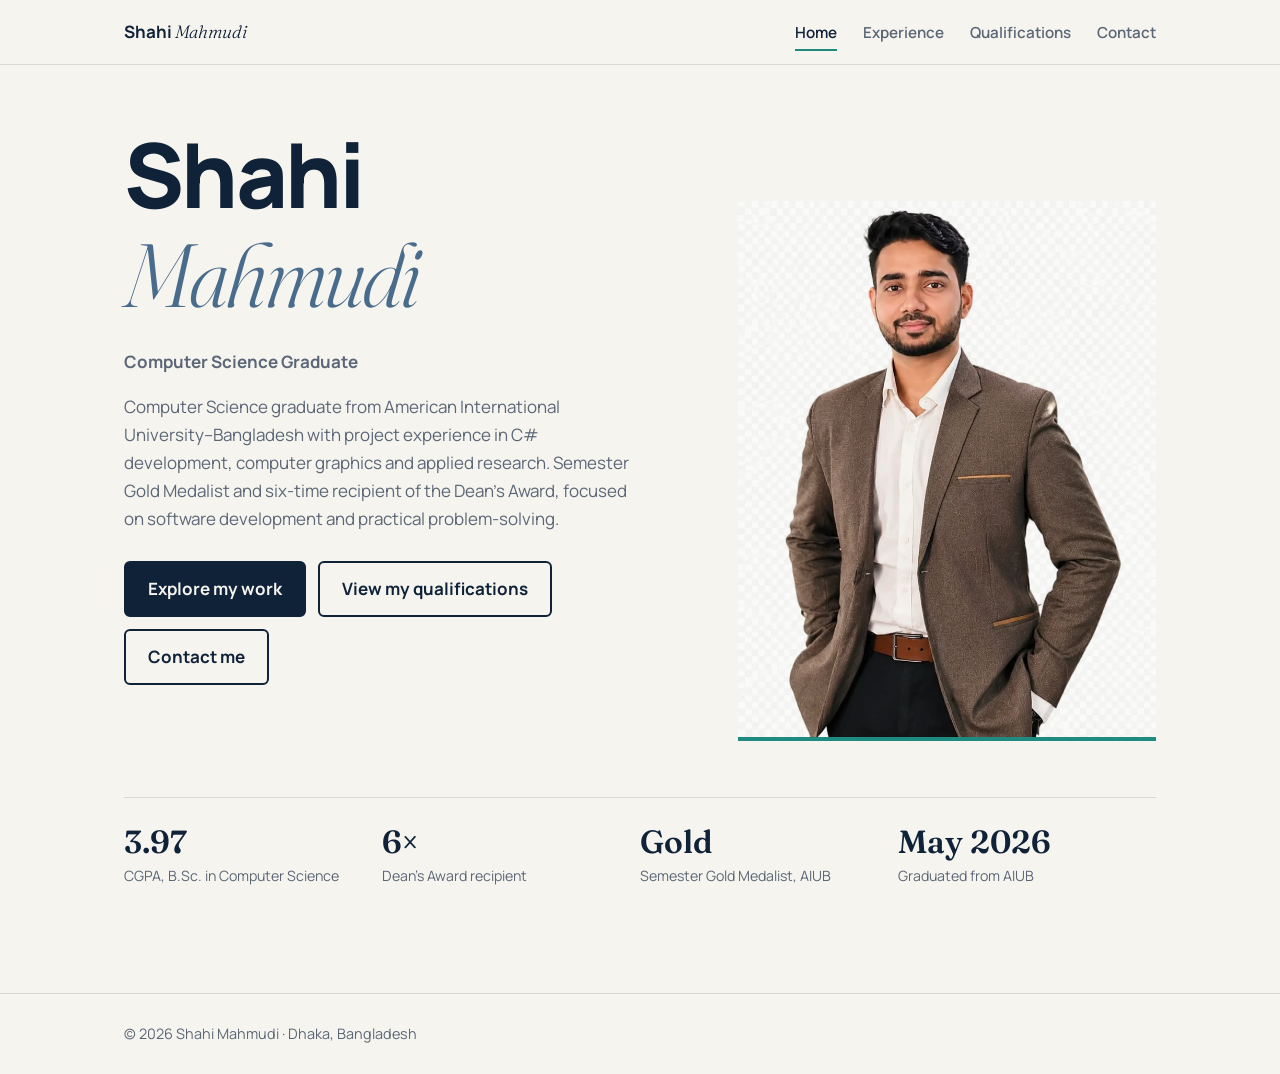
<file: index.html>
<!doctype html><html lang="en"><head><meta charset="utf-8"><meta name="viewport" content="width=device-width,initial-scale=1">
<title>Shahi Mahmudi | Computer Science Graduate</title><meta name="description" content="Portfolio of Shahi Mahmudi, a Computer Science graduate from AIUB with experience in C# development, computer graphics and applied research."><meta name="theme-color" content="#0f2238">
<meta property="og:title" content="Shahi Mahmudi | Computer Science Graduate"><meta property="og:description" content="Portfolio of Shahi Mahmudi, a Computer Science graduate from AIUB with experience in C# development, computer graphics and applied research."><meta property="og:image" content="img/shahi.webp">
<link rel="icon" href="data:image/svg+xml,%3Csvg xmlns='http://www.w3.org/2000/svg' viewBox='0 0 32 32'%3E%3Crect width='32' height='32' rx='6' fill='%230f2238'/%3E%3Ctext x='16' y='23' font-size='20' font-weight='800' text-anchor='middle' fill='%23fff' font-family='sans-serif'%3ES%3C/text%3E%3C/svg%3E">
<link rel="preconnect" href="https://fonts.googleapis.com"><link rel="preconnect" href="https://fonts.gstatic.com" crossorigin>
<link href="https://fonts.googleapis.com/css2?family=Fraunces:ital,wght@0,300;0,600;1,300&family=Manrope:wght@400;600;700;800&display=swap" rel="stylesheet">
<link rel="stylesheet" href="style.css"></head><body>
<header><div class="w"><a class="logo" href="index.html"><b>Shahi</b> <span>Mahmudi</span></a><nav aria-label="Main"><a href="index.html" aria-current="page">Home</a><a href="experience.html">Experience</a><a href="qualifications.html">Qualifications</a><a href="contact.html">Contact</a></nav></div></header><main>
<div class="w"><div class="hero"><div><h1><b>Shahi</b><span>Mahmudi</span></h1><p class="role">Computer Science Graduate</p>
<p>Computer Science graduate from American International University–Bangladesh with project experience in C# development, computer graphics and applied research. Semester Gold Medalist and six-time recipient of the Dean’s Award, focused on software development and practical problem-solving.</p>
<div class="btns"><a class="btn p" href="experience.html">Explore my work</a><a class="btn s" href="qualifications.html">View my qualifications</a><a class="btn s" href="contact.html">Contact me</a></div></div>
<div class="photo"><img src="img/shahi.webp" width="800" height="1025" alt="Portrait of Shahi Mahmudi in a brown blazer and white shirt"></div></div>
<div class="stats"><div><strong>3.97</strong><small>CGPA, B.Sc. in Computer Science</small></div><div><strong>6×</strong><small>Dean’s Award recipient</small></div><div><strong>Gold</strong><small>Semester Gold Medalist, AIUB</small></div><div><strong>May 2026</strong><small>Graduated from AIUB</small></div></div></div></main><footer><div class="w">© 2026 Shahi Mahmudi · Dhaka, Bangladesh</div></footer></body></html>
</file>
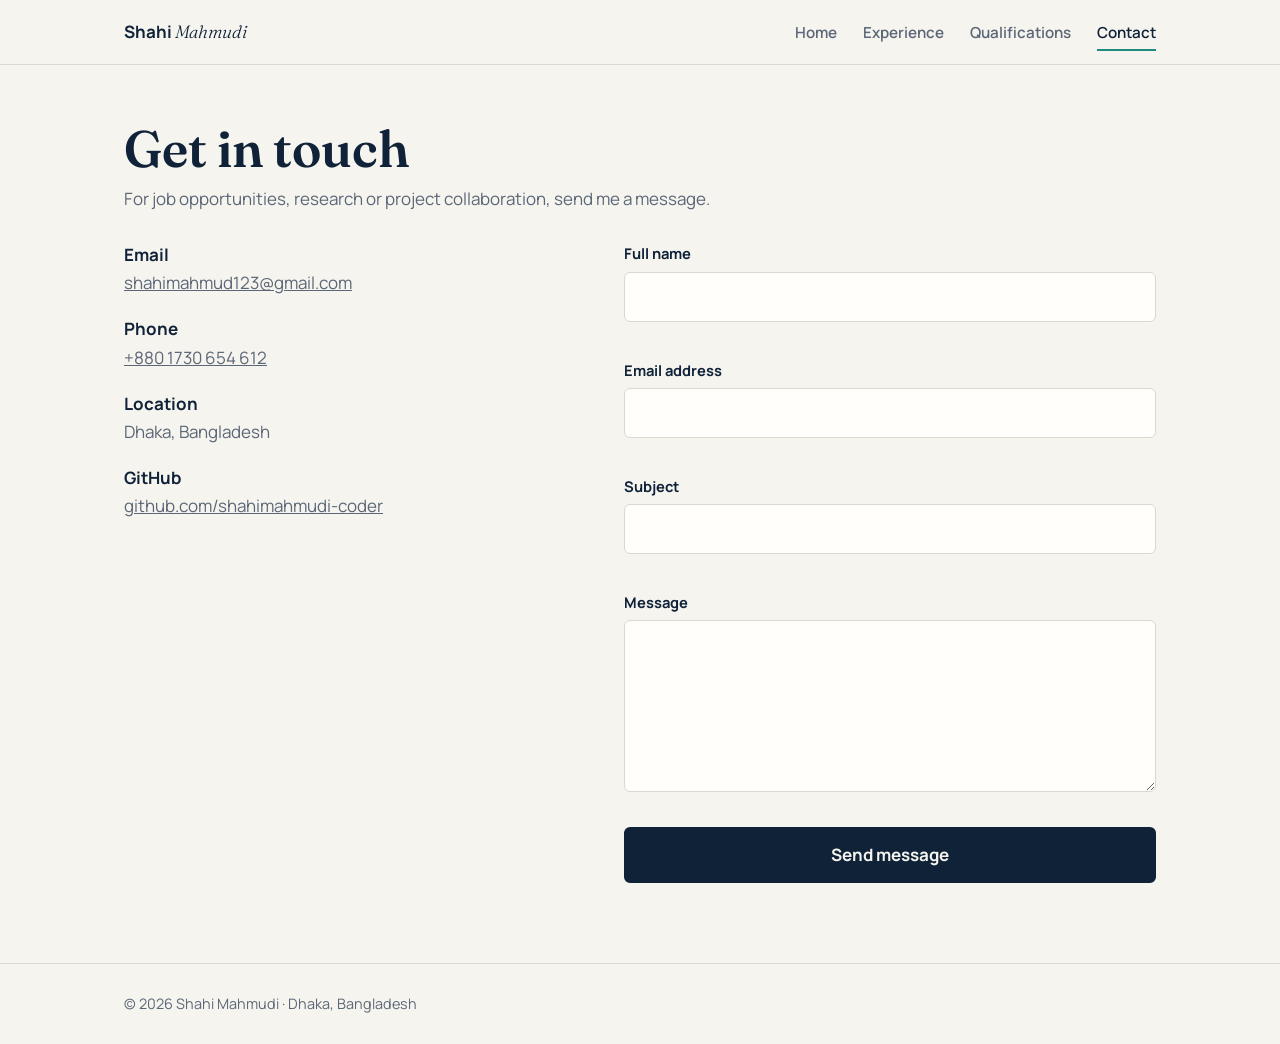
<file: contact.html>
<!doctype html><html lang="en"><head><meta charset="utf-8"><meta name="viewport" content="width=device-width,initial-scale=1">
<title>Contact | Shahi Mahmudi</title><meta name="description" content="Contact Shahi Mahmudi by email, phone or the contact form."><meta name="theme-color" content="#0f2238">
<meta property="og:title" content="Contact | Shahi Mahmudi"><meta property="og:description" content="Contact Shahi Mahmudi by email, phone or the contact form."><meta property="og:image" content="img/shahi.webp">
<link rel="icon" href="data:image/svg+xml,%3Csvg xmlns='http://www.w3.org/2000/svg' viewBox='0 0 32 32'%3E%3Crect width='32' height='32' rx='6' fill='%230f2238'/%3E%3Ctext x='16' y='23' font-size='20' font-weight='800' text-anchor='middle' fill='%23fff' font-family='sans-serif'%3ES%3C/text%3E%3C/svg%3E">
<link rel="preconnect" href="https://fonts.googleapis.com"><link rel="preconnect" href="https://fonts.gstatic.com" crossorigin>
<link href="https://fonts.googleapis.com/css2?family=Fraunces:ital,wght@0,300;0,600;1,300&family=Manrope:wght@400;600;700;800&display=swap" rel="stylesheet">
<link rel="stylesheet" href="style.css"></head><body>
<header><div class="w"><a class="logo" href="index.html"><b>Shahi</b> <span>Mahmudi</span></a><nav aria-label="Main"><a href="index.html">Home</a><a href="experience.html">Experience</a><a href="qualifications.html">Qualifications</a><a href="contact.html" aria-current="page">Contact</a></nav></div></header><main>
<div class="w"><h1 class="pt">Get in touch</h1><p class="lead">For job opportunities, research or project collaboration, send me a message.</p>
<div class="cgrid"><div class="ci"><p><strong>Email</strong><a href="mailto:shahimahmud123@gmail.com">shahimahmud123@gmail.com</a></p><p><strong>Phone</strong><a href="tel:+8801730654612">+880 1730 654 612</a></p><p><strong>Location</strong>Dhaka, Bangladesh</p><p><strong>GitHub</strong><a href="https://github.com/shahimahmudi-coder" target="_blank" rel="noopener">github.com/shahimahmudi-coder</a></p></div>
<form id="cf" novalidate data-key="fd8dbc08-376e-47a1-9ad0-05b1eccc969d">
<label>Full name<input name="name" autocomplete="name" required aria-describedby="e-name"><span class="err" id="e-name"></span></label>
<label>Email address<input name="email" type="email" autocomplete="email" required aria-describedby="e-email"><span class="err" id="e-email"></span></label>
<label>Subject<input name="subject" required aria-describedby="e-subject"><span class="err" id="e-subject"></span></label>
<label>Message<textarea name="message" rows="6" required aria-describedby="e-message"></textarea><span class="err" id="e-message"></span></label>
<input type="checkbox" name="botcheck" tabindex="-1" autocomplete="off" style="display:none" aria-hidden="true">
<button class="btn p" type="submit">Send message</button><div id="st" role="status" hidden></div></form></div></div></main><footer><div class="w">© 2026 Shahi Mahmudi · Dhaka, Bangladesh</div></footer><script src="form.js"></script></body></html>
</file>
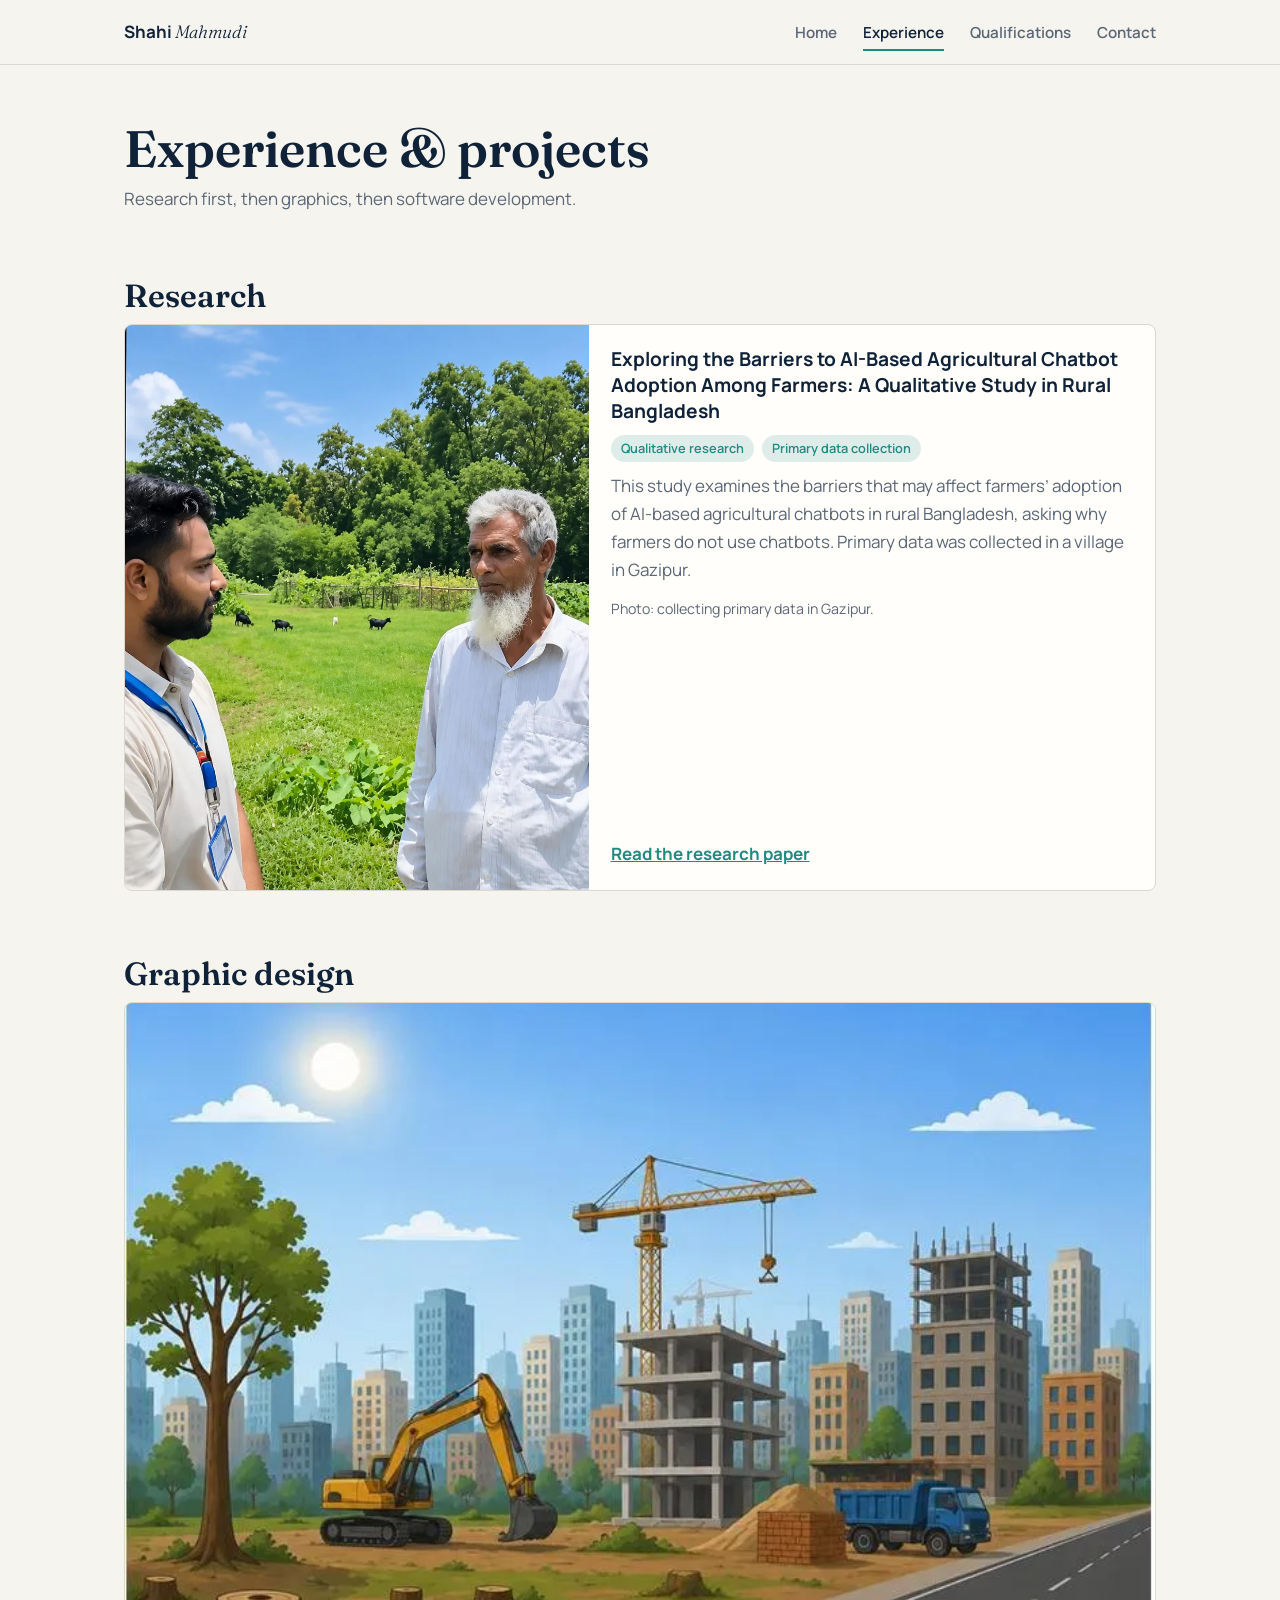
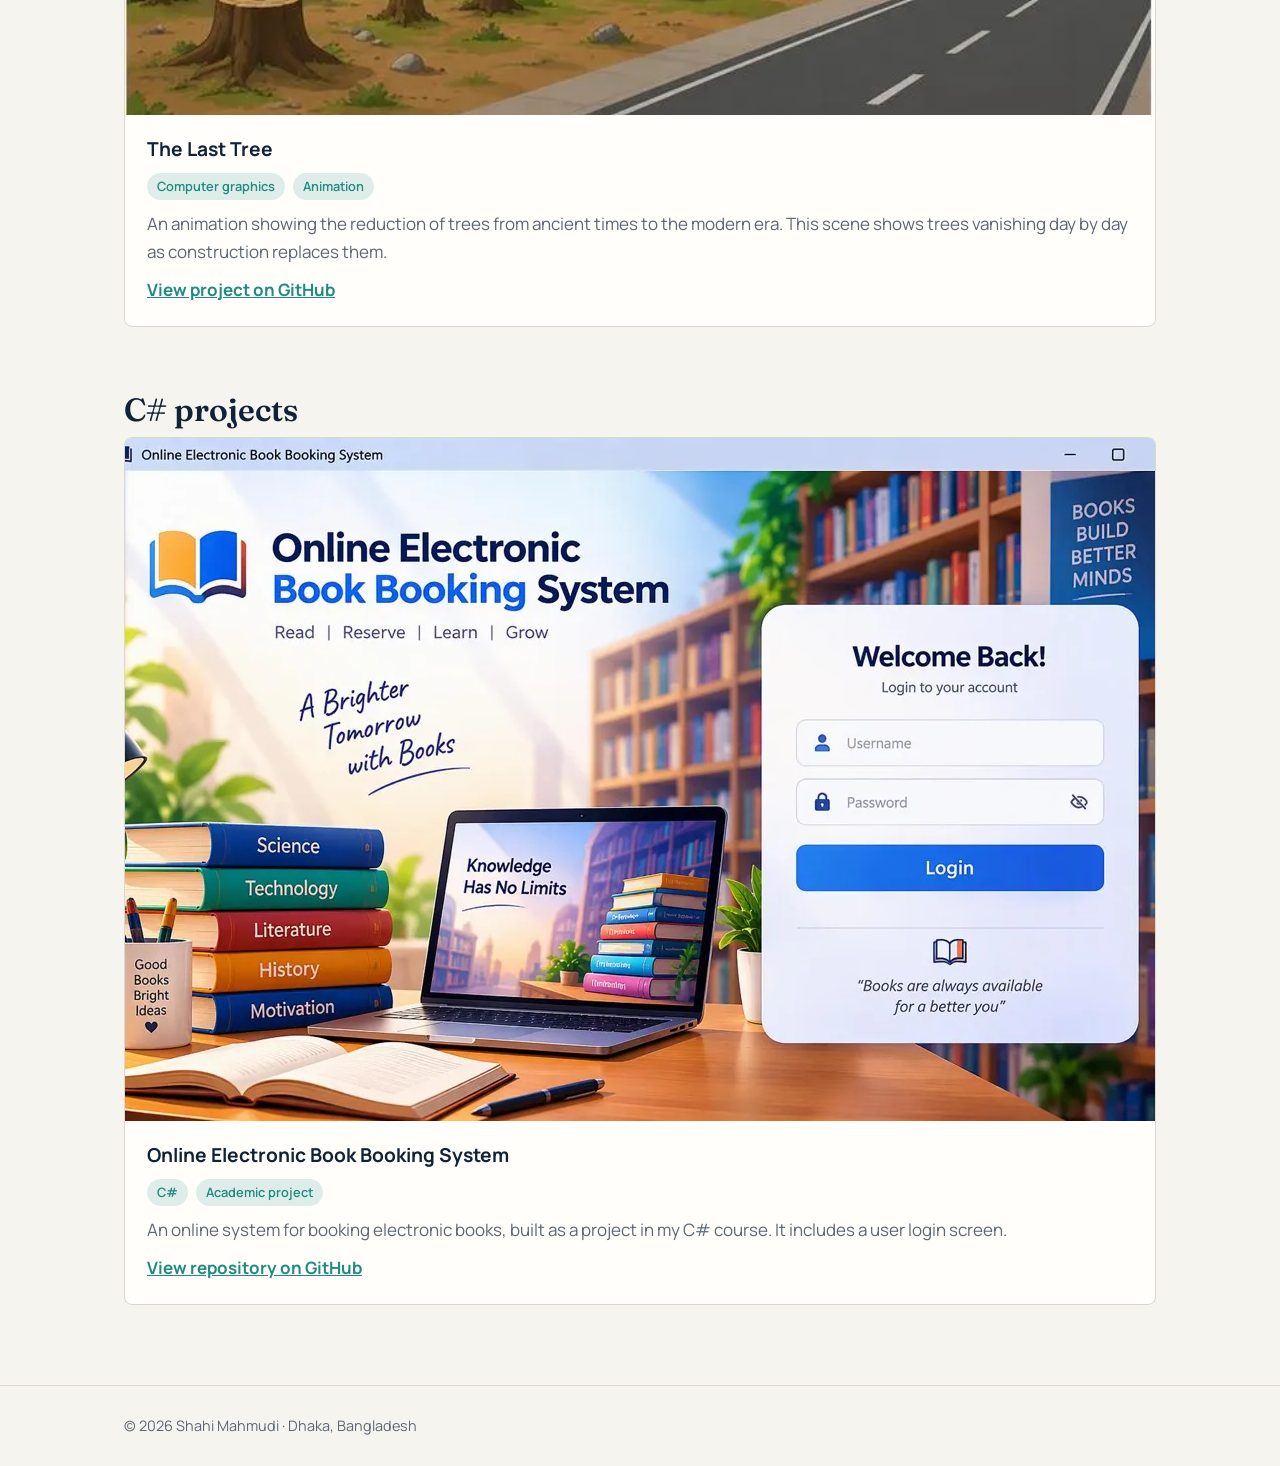
<file: experience.html>
<!doctype html><html lang="en"><head><meta charset="utf-8"><meta name="viewport" content="width=device-width,initial-scale=1">
<title>Experience & Projects | Shahi Mahmudi</title><meta name="description" content="Research, computer graphics and C# projects by Shahi Mahmudi."><meta name="theme-color" content="#0f2238">
<meta property="og:title" content="Experience & Projects | Shahi Mahmudi"><meta property="og:description" content="Research, computer graphics and C# projects by Shahi Mahmudi."><meta property="og:image" content="img/shahi.webp">
<link rel="icon" href="data:image/svg+xml,%3Csvg xmlns='http://www.w3.org/2000/svg' viewBox='0 0 32 32'%3E%3Crect width='32' height='32' rx='6' fill='%230f2238'/%3E%3Ctext x='16' y='23' font-size='20' font-weight='800' text-anchor='middle' fill='%23fff' font-family='sans-serif'%3ES%3C/text%3E%3C/svg%3E">
<link rel="preconnect" href="https://fonts.googleapis.com"><link rel="preconnect" href="https://fonts.gstatic.com" crossorigin>
<link href="https://fonts.googleapis.com/css2?family=Fraunces:ital,wght@0,300;0,600;1,300&family=Manrope:wght@400;600;700;800&display=swap" rel="stylesheet">
<link rel="stylesheet" href="style.css"></head><body>
<header><div class="w"><a class="logo" href="index.html"><b>Shahi</b> <span>Mahmudi</span></a><nav aria-label="Main"><a href="index.html">Home</a><a href="experience.html" aria-current="page">Experience</a><a href="qualifications.html">Qualifications</a><a href="contact.html">Contact</a></nav></div></header><main>
<div class="w"><h1 class="pt">Experience &amp; projects</h1><p class="lead">Research first, then graphics, then software development.</p>
<h2>Research</h2><article class="card feat"><img src="img/research.webp" width="900" height="1098" loading="lazy" alt="Shahi Mahmudi interviewing a farmer in a village field in Gazipur"><div class="b">
<h3>Exploring the Barriers to AI-Based Agricultural Chatbot Adoption Among Farmers: A Qualitative Study in Rural Bangladesh</h3>
<div class="tags"><span>Qualitative research</span><span>Primary data collection</span></div>
<p>This study examines the barriers that may affect farmers’ adoption of AI-based agricultural chatbots in rural Bangladesh, asking why farmers do not use chatbots. Primary data was collected in a village in Gazipur.</p>
<p><small>Photo: collecting primary data in Gazipur.</small></p>
<a class="link" href="https://urlkub.co/dlGVer" target="_blank" rel="noopener">Read the research paper</a></div></article>
<h2>Graphic design</h2><div class="grid"><article class="card"><img src="img/last-tree.webp" width="900" height="712" loading="lazy" alt="Illustration of a construction site with cut tree stumps in front of a city skyline"><div class="b">
<h3>The Last Tree</h3><div class="tags"><span>Computer graphics</span><span>Animation</span></div>
<p>An animation showing the reduction of trees from ancient times to the modern era. This scene shows trees vanishing day by day as construction replaces them.</p>
<a class="link" href="https://rb.gy/qdjevj" target="_blank" rel="noopener">View project on GitHub</a></div></article></div>
<h2>C# projects</h2><div class="grid"><article class="card"><img src="img/ebook.webp" width="1100" height="683" loading="lazy" alt="Login screen of the Online Electronic Book Booking System"><div class="b">
<h3>Online Electronic Book Booking System</h3><div class="tags"><span>C#</span><span>Academic project</span></div>
<p>An online system for booking electronic books, built as a project in my C# course. It includes a user login screen.</p>
<a class="link" href="https://tinyurl.com/28xjm4z2" target="_blank" rel="noopener">View repository on GitHub</a></div></article></div></div></main><footer><div class="w">© 2026 Shahi Mahmudi · Dhaka, Bangladesh</div></footer></body></html>
</file>
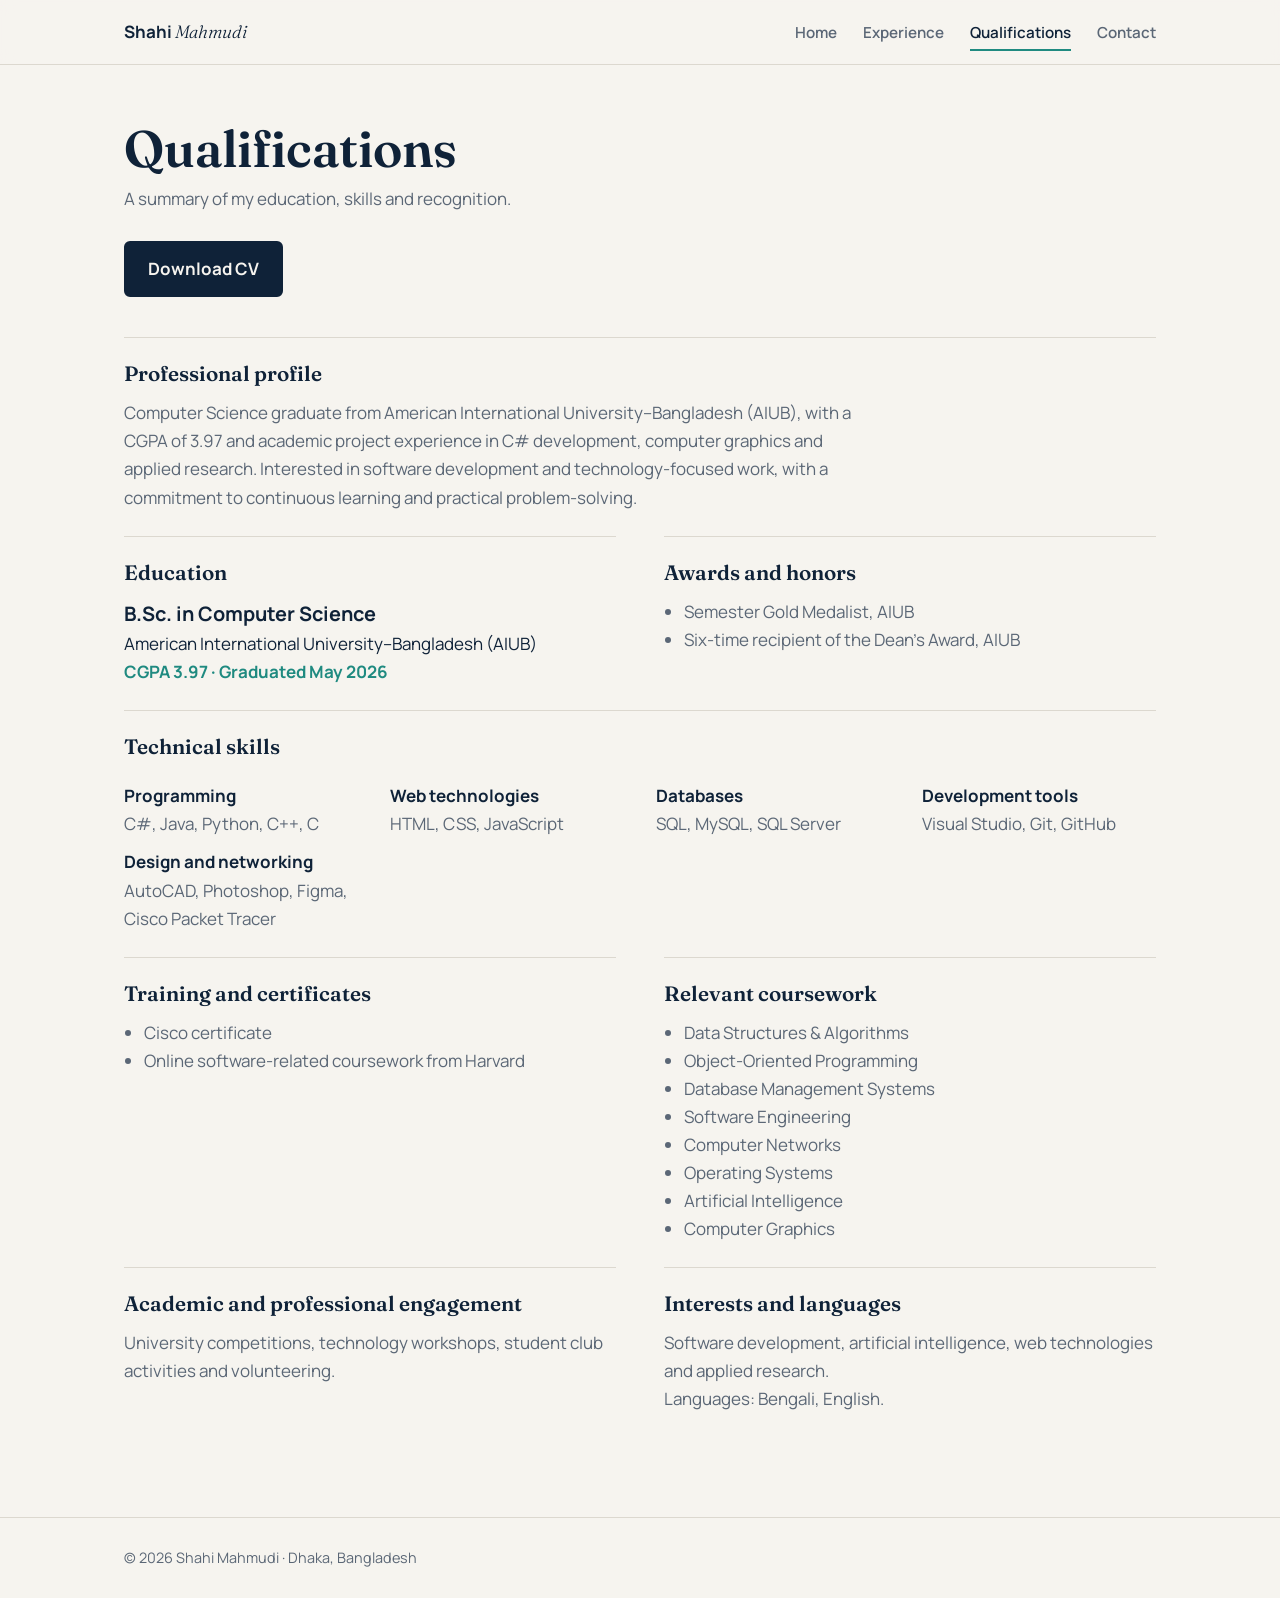
<file: qualifications.html>
<!doctype html><html lang="en"><head><meta charset="utf-8"><meta name="viewport" content="width=device-width,initial-scale=1">
<title>Qualifications | Shahi Mahmudi</title><meta name="description" content="Education, skills, awards and training of Shahi Mahmudi, Computer Science graduate."><meta name="theme-color" content="#0f2238">
<meta property="og:title" content="Qualifications | Shahi Mahmudi"><meta property="og:description" content="Education, skills, awards and training of Shahi Mahmudi, Computer Science graduate."><meta property="og:image" content="img/shahi.webp">
<link rel="icon" href="data:image/svg+xml,%3Csvg xmlns='http://www.w3.org/2000/svg' viewBox='0 0 32 32'%3E%3Crect width='32' height='32' rx='6' fill='%230f2238'/%3E%3Ctext x='16' y='23' font-size='20' font-weight='800' text-anchor='middle' fill='%23fff' font-family='sans-serif'%3ES%3C/text%3E%3C/svg%3E">
<link rel="preconnect" href="https://fonts.googleapis.com"><link rel="preconnect" href="https://fonts.gstatic.com" crossorigin>
<link href="https://fonts.googleapis.com/css2?family=Fraunces:ital,wght@0,300;0,600;1,300&family=Manrope:wght@400;600;700;800&display=swap" rel="stylesheet">
<link rel="stylesheet" href="style.css"></head><body>
<header><div class="w"><a class="logo" href="index.html"><b>Shahi</b> <span>Mahmudi</span></a><nav aria-label="Main"><a href="index.html">Home</a><a href="experience.html">Experience</a><a href="qualifications.html" aria-current="page">Qualifications</a><a href="contact.html">Contact</a></nav></div></header><main>
<div class="w"><h1 class="pt">Qualifications</h1><p class="lead">A summary of my education, skills and recognition.</p>
<a class="btn p" href="Shahi_Mahmudi_CV.pdf" download>Download CV</a>
<div class="cv" style="margin-top:40px"><section class="full"><h2>Professional profile</h2><p style="margin:0;color:var(--slate);max-width:75ch">Computer Science graduate from American International University–Bangladesh (AIUB), with a CGPA of 3.97 and academic project experience in C# development, computer graphics and applied research. Interested in software development and technology-focused work, with a commitment to continuous learning and practical problem-solving.</p></section>
<section><h2>Education</h2><h3 style="margin:0">B.Sc. in Computer Science</h3><p style="margin:0">American International University–Bangladesh (AIUB)</p><p class="meta">CGPA 3.97 · Graduated May 2026</p></section>
<section><h2>Awards and honors</h2><ul><li>Semester Gold Medalist, AIUB</li><li>Six-time recipient of the Dean’s Award, AIUB</li></ul></section>
<section class="full"><h2>Technical skills</h2><dl style="display:grid;grid-template-columns:repeat(auto-fit,minmax(220px,1fr));gap:0 32px;margin:0"><div><dt>Programming</dt><dd>C#, Java, Python, C++, C</dd></div><div><dt>Web technologies</dt><dd>HTML, CSS, JavaScript</dd></div><div><dt>Databases</dt><dd>SQL, MySQL, SQL Server</dd></div><div><dt>Development tools</dt><dd>Visual Studio, Git, GitHub</dd></div><div><dt>Design and networking</dt><dd>AutoCAD, Photoshop, Figma, Cisco Packet Tracer</dd></div></dl></section>
<section><h2>Training and certificates</h2><ul><li>Cisco certificate</li><li>Online software-related coursework from Harvard</li></ul></section>
<section><h2>Relevant coursework</h2><ul><li>Data Structures &amp; Algorithms</li><li>Object-Oriented Programming</li><li>Database Management Systems</li><li>Software Engineering</li><li>Computer Networks</li><li>Operating Systems</li><li>Artificial Intelligence</li><li>Computer Graphics</li></ul></section>
<section><h2>Academic and professional engagement</h2><p style="margin:0;color:var(--slate)">University competitions, technology workshops, student club activities and volunteering.</p></section>
<section><h2>Interests and languages</h2><p style="margin:0;color:var(--slate)">Software development, artificial intelligence, web technologies and applied research.<br>Languages: Bengali, English.</p></section></div></div></main><footer><div class="w">© 2026 Shahi Mahmudi · Dhaka, Bangladesh</div></footer></body></html>
</file>
<file: style.css>
:root{--navy:#0f2238;--bg:#f6f4ef;--blue:#4a6c8c;--slate:#5b6776;--teal:#1f8a80;--line:#dcd8cf;--card:#fffefb}
@media(prefers-color-scheme:dark){:root{--bg:#0c1827;--navy:#eef1f4;--card:#13243a;--line:#26394f;--slate:#a7b2bf;--blue:#8fb0d0;--teal:#4cc4b6}}
*{box-sizing:border-box}html{scroll-behavior:smooth}
body{margin:0;background:var(--bg);color:var(--navy);font:17px/1.65 Manrope,system-ui,sans-serif}
img{max-width:100%;display:block}a{color:inherit}
:focus-visible{outline:3px solid var(--teal);outline-offset:3px}
.w{max-width:1080px;margin:0 auto;padding:0 24px}
header{position:sticky;top:0;z-index:5;background:color-mix(in srgb,var(--bg) 92%,transparent);backdrop-filter:blur(8px);border-bottom:1px solid var(--line)}
header .w{display:flex;justify-content:space-between;align-items:center;height:64px}
.logo{font-weight:800;text-decoration:none}.logo span{font:300 italic 1.05em Fraunces,serif}
nav a{margin-left:26px;text-decoration:none;color:var(--slate);font-weight:600;font-size:.95rem;padding:6px 0;border-bottom:2px solid transparent}
nav a:hover,nav a[aria-current]{color:var(--navy);border-color:var(--teal)}
.hero{display:grid;grid-template-columns:1.15fr .85fr;gap:48px;align-items:end;padding-top:64px}
.hero h1{margin:0;font-size:clamp(3rem,8vw,5.6rem);line-height:1;letter-spacing:-.03em}
.hero h1 b{font-weight:800}.hero h1 span{display:block;font:300 italic 1em Fraunces,serif;color:var(--blue);letter-spacing:-.02em}
.role{color:var(--teal);font-weight:700;margin:18px 0 8px}
.hero p{max-width:52ch;color:var(--slate)}
.photo{background:#fbfbfa;border-radius:4px 4px 0 0;border-bottom:4px solid var(--teal)}
.photo img{mix-blend-mode:multiply;width:100%;height:auto}
.btns{display:flex;flex-wrap:wrap;gap:12px;margin:28px 0 56px}
.btn{display:inline-block;padding:12px 22px;border-radius:6px;font-weight:700;text-decoration:none;border:2px solid var(--navy);transition:transform .15s,background .15s;cursor:pointer;font:inherit;font-weight:700}
.btn.p{background:var(--navy);color:var(--bg)}.btn:hover{transform:translateY(-2px)}.btn.s{background:transparent;color:var(--navy)}
.stats{display:grid;grid-template-columns:repeat(4,1fr);border-top:1px solid var(--line);margin-top:56px}
.stats div{padding:24px 16px 24px 0}.stats strong{display:block;font:600 2rem Fraunces,serif}.stats small{color:var(--slate)}
main{padding-bottom:80px}h2{font:600 2rem/1.2 Fraunces,serif;margin:64px 0 8px}h1.pt{font:600 clamp(2.2rem,5vw,3.2rem)/1.1 Fraunces,serif;margin:56px 0 8px}
.lead{color:var(--slate);max-width:60ch;margin:0 0 28px}
.card{background:var(--card);border:1px solid var(--line);border-radius:8px;overflow:hidden;display:flex;flex-direction:column}
.card .b{padding:22px;display:flex;flex-direction:column;gap:10px;flex:1}.card h3{margin:0;font-size:1.2rem;line-height:1.35}.card p{margin:0;color:var(--slate)}
.card img{width:100%;aspect-ratio:16/10;object-fit:cover}
.tags{display:flex;flex-wrap:wrap;gap:8px}.tags span{font-size:.8rem;font-weight:600;padding:3px 10px;border-radius:99px;background:color-mix(in srgb,var(--teal) 14%,transparent);color:var(--teal)}
.link{margin-top:auto;font-weight:700;color:var(--teal)}
.feat{display:grid;grid-template-columns:.9fr 1.1fr}.feat img{height:100%;aspect-ratio:auto;object-fit:cover}
.grid{display:grid;grid-template-columns:repeat(auto-fit,minmax(300px,1fr));gap:24px}
.cv{display:grid;grid-template-columns:1fr 1fr;gap:0 48px}.cv section{border-top:1px solid var(--line);padding:24px 0}
.cv h2{font-size:1.3rem;margin:0 0 12px}.cv ul{margin:0;padding-left:20px;color:var(--slate)}.cv dt{font-weight:700;margin-top:10px}.cv dd{margin:0;color:var(--slate)}
.cv .full{grid-column:1/-1}.meta{color:var(--teal);font-weight:700;margin:0}
.cgrid{display:grid;grid-template-columns:1fr 1.2fr;gap:56px}
form{display:grid;gap:16px}label{font-weight:700;font-size:.92rem;display:grid;gap:6px}
input,textarea{font:inherit;padding:12px 14px;border:1px solid var(--line);border-radius:6px;background:var(--card);color:var(--navy)}
.err{color:#b3261e;font-weight:600;font-size:.85rem;min-height:1em}[hidden]{display:none!important}
#st{padding:14px;border-radius:6px;font-weight:600}#st.ok{background:#e1f3ef;color:#0b5c53}#st.bad{background:#fbe5e3;color:#8c1d18}
.ci p{margin:0 0 18px;color:var(--slate)}.ci strong{display:block;color:var(--navy)}
footer{border-top:1px solid var(--line);padding:28px 0;color:var(--slate);font-size:.9rem}
@media(max-width:800px){.hero,.cgrid,.cv,.feat{grid-template-columns:1fr}.hero{padding-top:36px}.stats{grid-template-columns:1fr 1fr}.photo{order:-1;max-width:340px}nav a{margin-left:14px;font-size:.85rem}.logo{display:none}header .w{justify-content:center}}
@media(prefers-reduced-motion:reduce){*{transition:none!important;scroll-behavior:auto!important}}
@media print{header,footer,.btns{display:none}}
</file>
